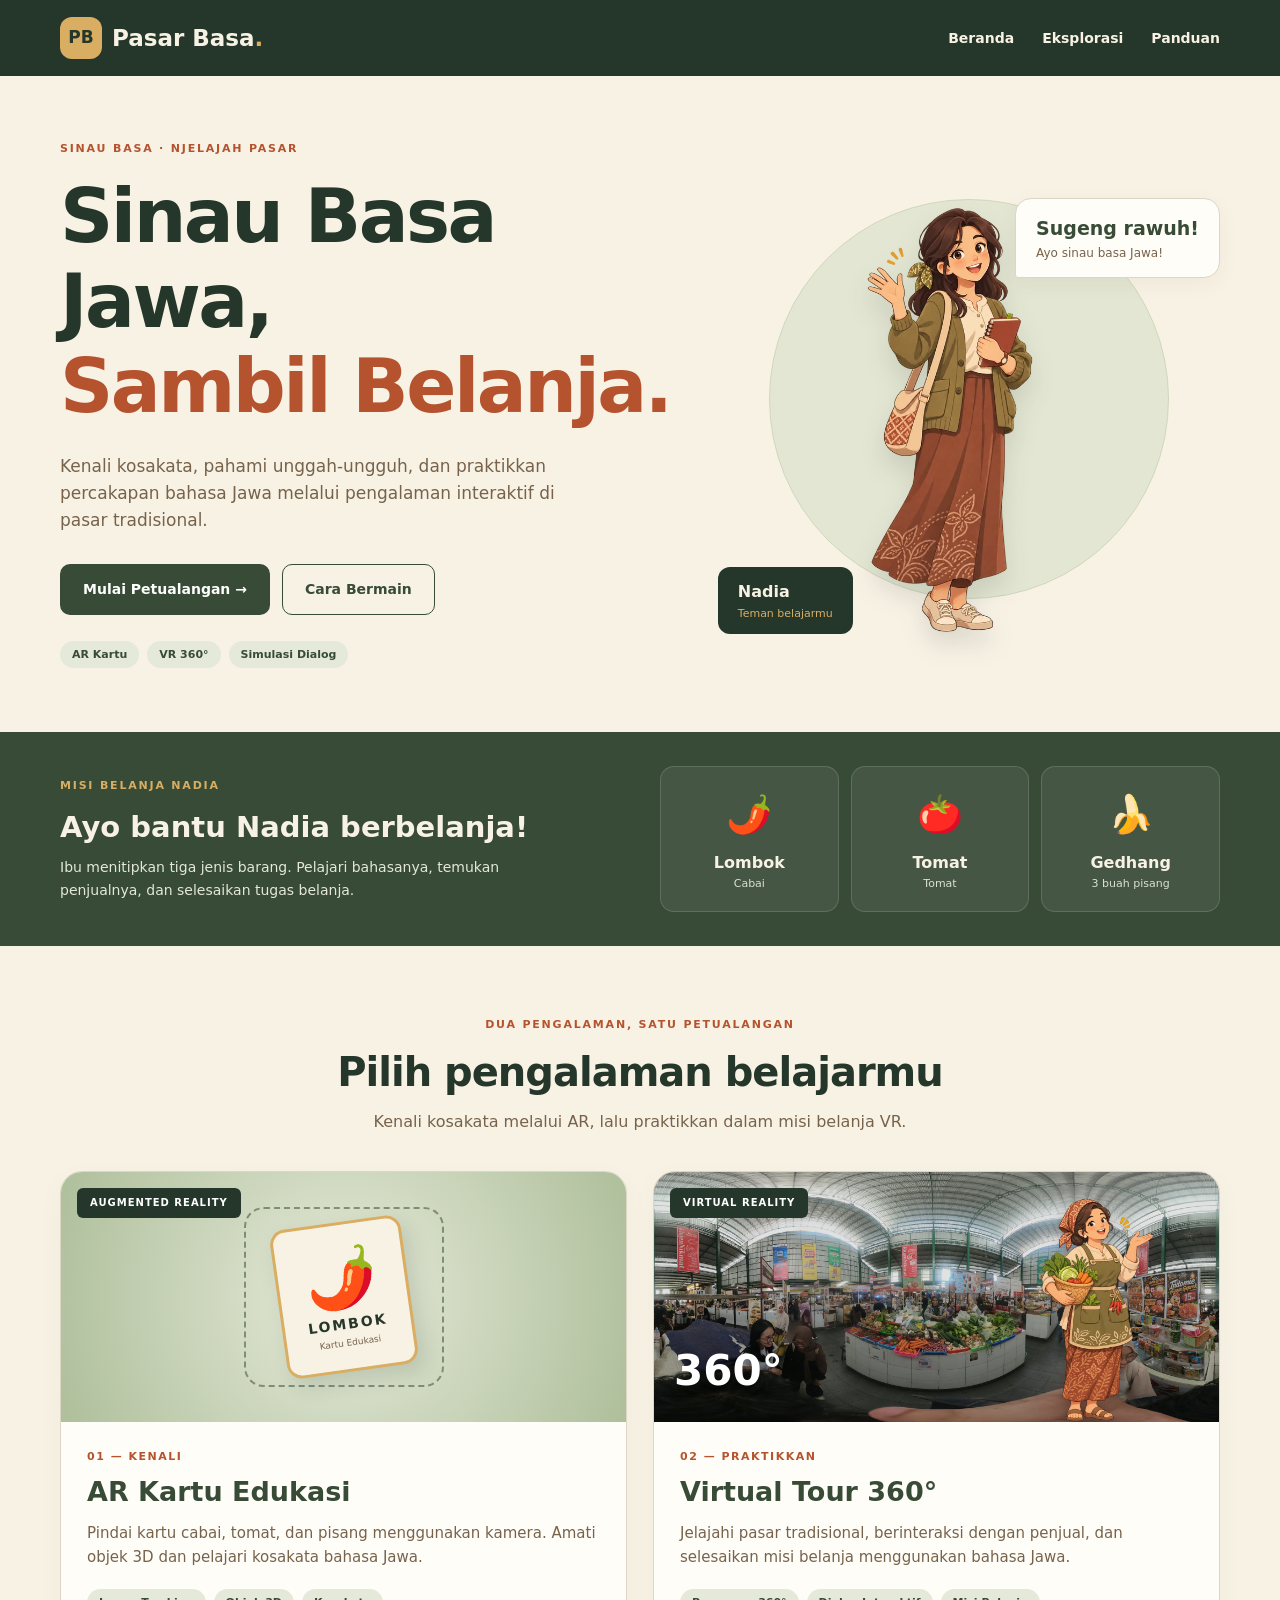
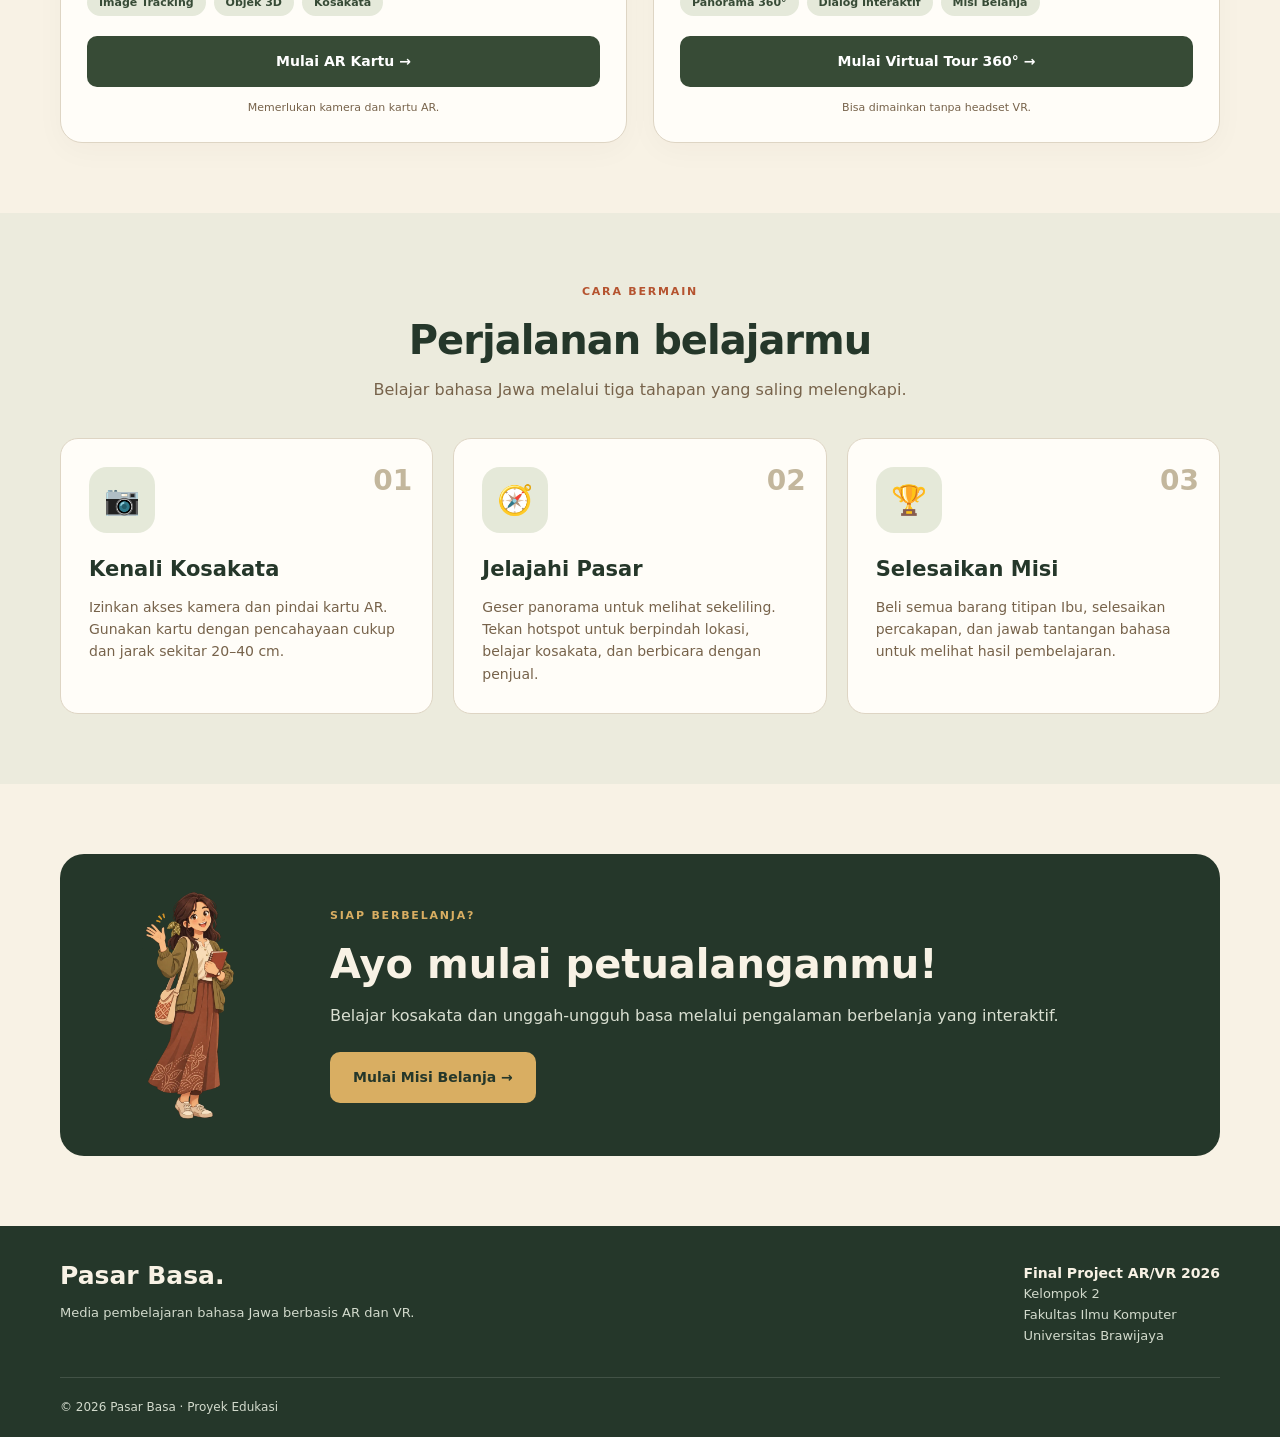
<file: index.html>
<!doctype html>
<html lang="id">
  <head>
    <meta charset="UTF-8" />
    <meta name="viewport" content="width=device-width, initial-scale=1.0" />

    <meta name="theme-color" content="#25372A" />

    <meta name="description" content="Pasar Basa, media pembelajaran bahasa Jawa melalui AR kartu dan Virtual Tour 360 derajat." />

    <title>Pasar Basa — Sinau Basa Jawa</title>

    <link rel="stylesheet" href="css/main.css" />
    <link rel="stylesheet" href="css/home-responsive.css" />
  </head>

  <body class="home-page">
    <!-- NAVIGASI -->
    <header class="navbar">
      <div class="container nav-inner">
        <a href="index.html" class="brand">
          <span class="brand-icon">PB</span>
          <span>Pasar Basa<span class="brand-dot">.</span></span>
        </a>

        <nav aria-label="Navigasi utama">
          <a href="#beranda">Beranda</a>
          <a href="#eksplorasi">Eksplorasi</a>
          <a href="#panduan">Panduan</a>
        </nav>
      </div>
    </header>

    <main>
      <!-- HERO -->
      <section class="hero" id="beranda">
        <div class="container hero-grid">
          <div class="hero-content">
            <div class="eyebrow">SINAU BASA · NJELAJAH PASAR</div>

            <h1>
              Sinau Basa Jawa,
              <span>Sambil Belanja.</span>
            </h1>

            <p class="hero-description">Kenali kosakata, pahami unggah-ungguh, dan praktikkan percakapan bahasa Jawa melalui pengalaman interaktif di pasar tradisional.</p>

            <div class="hero-actions">
              <a href="vr/index.html" class="btn btn-primary"> Mulai Petualangan → </a>

              <a href="#panduan" class="btn btn-outline"> Cara Bermain </a>
            </div>

            <div class="hero-features">
              <span>AR Kartu</span>
              <span>VR 360°</span>
              <span>Simulasi Dialog</span>
            </div>
          </div>

          <div class="hero-visual">
            <div class="character-circle"></div>

            <div class="speech-card">
              <strong>Sugeng rawuh!</strong>
              <span>Ayo sinau basa Jawa!</span>
            </div>

            <img class="nadia-hero" src="assets/nadia.webp" alt="Nadia, pemandu belajar Pasar Basa" fetchpriority="high" />

            <div class="character-name">
              <strong>Nadia</strong>
              <span>Teman belajarmu</span>
            </div>
          </div>
        </div>
      </section>

      <!-- MISI -->
      <section class="mission-section">
        <div class="container mission-inner">
          <div>
            <div class="eyebrow light">MISI BELANJA NADIA</div>

            <h2>Ayo bantu Nadia berbelanja!</h2>

            <p>Ibu menitipkan tiga jenis barang. Pelajari bahasanya, temukan penjualnya, dan selesaikan tugas belanja.</p>
          </div>

          <div class="shopping-items">
            <div class="shopping-item">
              <span aria-hidden="true">🌶️</span>
              <strong>Lombok</strong>
              <small>Cabai</small>
            </div>

            <div class="shopping-item">
              <span aria-hidden="true">🍅</span>
              <strong>Tomat</strong>
              <small>Tomat</small>
            </div>

            <div class="shopping-item">
              <span aria-hidden="true">🍌</span>
              <strong>Gedhang</strong>
              <small>3 buah pisang</small>
            </div>
          </div>
        </div>
      </section>

      <!-- PILIH MODUL -->
      <section class="section container" id="eksplorasi">
        <div class="section-heading">
          <div class="eyebrow">DUA PENGALAMAN, SATU PETUALANGAN</div>

          <h2>Pilih pengalaman belajarmu</h2>

          <p>Kenali kosakata melalui AR, lalu praktikkan dalam misi belanja VR.</p>
        </div>

        <div class="module-grid">
          <!-- AR -->
          <article class="module-card">
            <div class="module-image ar-visual">
              <span class="module-tag"> AUGMENTED REALITY </span>

              <div class="scan-decoration">
                <div class="flashcard">
                  <span aria-hidden="true">🌶️</span>
                  <strong>LOMBOK</strong>
                  <small>Kartu Edukasi</small>
                </div>
              </div>
            </div>

            <div class="module-content">
              <span class="module-number"> 01 — KENALI </span>

              <h3>AR Kartu Edukasi</h3>

              <p>Pindai kartu cabai, tomat, dan pisang menggunakan kamera. Amati objek 3D dan pelajari kosakata bahasa Jawa.</p>

              <div class="module-features">
                <span>Image Tracking</span>
                <span>Objek 3D</span>
                <span>Kosakata</span>
              </div>

              <a href="ar/index.html" class="btn btn-primary full"> Mulai AR Kartu → </a>

              <small class="module-note"> Memerlukan kamera dan kartu AR. </small>
            </div>
          </article>

          <!-- VR -->
          <article class="module-card">
            <div class="module-image vr-visual">
              <img src="assets/panorama/kios-sayur.jpg" alt="Panorama asli kios sayur Pasar Basa" loading="lazy" />

              <span class="module-tag"> VIRTUAL REALITY </span>

              <span class="degree-label">360°</span>

              <img class="seller-preview" src="assets/bu-sari.webp" alt="" loading="lazy" />
            </div>

            <div class="module-content">
              <span class="module-number"> 02 — PRAKTIKKAN </span>

              <h3>Virtual Tour 360°</h3>

              <p>Jelajahi pasar tradisional, berinteraksi dengan penjual, dan selesaikan misi belanja menggunakan bahasa Jawa.</p>

              <div class="module-features">
                <span>Panorama 360°</span>
                <span>Dialog Interaktif</span>
                <span>Misi Belanja</span>
              </div>

              <a href="vr/index.html" class="btn btn-primary full"> Mulai Virtual Tour 360° → </a>

              <small class="module-note"> Bisa dimainkan tanpa headset VR. </small>
            </div>
          </article>
        </div>
      </section>

      <!-- PANDUAN -->
      <section class="guide-section" id="panduan">
        <div class="container section">
          <div class="section-heading">
            <div class="eyebrow">CARA BERMAIN</div>

            <h2>Perjalanan belajarmu</h2>

            <p>Belajar bahasa Jawa melalui tiga tahapan yang saling melengkapi.</p>
          </div>

          <div class="steps-grid">
            <article class="step-card">
              <span class="step-number">01</span>

              <div class="step-icon" aria-hidden="true">📷</div>

              <h3>Kenali Kosakata</h3>

              <p>Izinkan akses kamera dan pindai kartu AR. Gunakan kartu dengan pencahayaan cukup dan jarak sekitar 20–40 cm.</p>
            </article>

            <article class="step-card">
              <span class="step-number">02</span>

              <div class="step-icon" aria-hidden="true">🧭</div>

              <h3>Jelajahi Pasar</h3>

              <p>Geser panorama untuk melihat sekeliling. Tekan hotspot untuk berpindah lokasi, belajar kosakata, dan berbicara dengan penjual.</p>
            </article>

            <article class="step-card">
              <span class="step-number">03</span>

              <div class="step-icon" aria-hidden="true">🏆</div>

              <h3>Selesaikan Misi</h3>

              <p>Beli semua barang titipan Ibu, selesaikan percakapan, dan jawab tantangan bahasa untuk melihat hasil pembelajaran.</p>
            </article>
          </div>
        </div>
      </section>

      <!-- PENUTUP -->
      <section class="container section">
        <div class="final-banner">
          <img src="assets/nadia.webp" alt="" loading="lazy" />

          <div>
            <div class="eyebrow light">SIAP BERBELANJA?</div>

            <h2>Ayo mulai petualanganmu!</h2>

            <p>Belajar kosakata dan unggah-ungguh basa melalui pengalaman berbelanja yang interaktif.</p>

            <a href="vr/index.html" class="btn btn-gold"> Mulai Misi Belanja → </a>
          </div>
        </div>
      </section>
    </main>

    <!-- FOOTER -->
    <footer class="footer">
      <div class="container footer-inner">
        <div>
          <h3>Pasar Basa.</h3>

          <p>Media pembelajaran bahasa Jawa berbasis AR dan VR.</p>
        </div>

        <div class="footer-info">
          <strong>Final Project AR/VR 2026</strong>
          <span>Kelompok 2</span>
          <span>Fakultas Ilmu Komputer</span>
          <span>Universitas Brawijaya</span>
        </div>
      </div>

      <div class="container copyright">© 2026 Pasar Basa · Proyek Edukasi</div>
    </footer>
  </body>
</html>
</file>
<file: css/main.css>
/* ===================================
   PASAR BASA - HOMEPAGE
   =================================== */

.home-page {
  --green: #374b36;
  --dark-green: #25372a;
  --cream: #f8f2e5;
  --gold: #d9ae62;
  --terracotta: #b5532f;
  --brown: #3b2a1a;
  --muted: #77634b;
  --border: #ded5c4;

  margin: 0;
  background: var(--cream);
  color: var(--brown);
  font-family:
    system-ui,
    -apple-system,
    BlinkMacSystemFont,
    "Segoe UI",
    sans-serif;
  line-height: 1.6;
}

.home-page *,
.home-page *::before,
.home-page *::after {
  box-sizing: border-box;
}

.home-page a {
  color: inherit;
  text-decoration: none;
}

.home-page img {
  display: block;
  max-width: 100%;
}

.home-page h1,
.home-page h2,
.home-page h3,
.home-page p {
  margin: 0;
}

.home-page h1,
.home-page h2,
.home-page h3 {
  line-height: 1.15;
}

.home-page .container {
  width: min(1160px, calc(100% - 48px));
  margin-inline: auto;
}

.home-page section[id] {
  scroll-margin-top: 90px;
}

/* NAVBAR */

.home-page .navbar {
  background: var(--dark-green);
  color: var(--cream);
}

.home-page .nav-inner {
  min-height: 76px;
  display: flex;
  align-items: center;
  justify-content: space-between;
  gap: 24px;
}

.home-page .brand {
  display: flex;
  align-items: center;
  gap: 10px;
  font-size: 23px;
  font-weight: 800;
}

.home-page .brand-icon {
  display: grid;
  place-items: center;
  width: 42px;
  height: 42px;
  border-radius: 12px;
  background: var(--gold);
  color: var(--dark-green);
  font-size: 17px;
}

.home-page .brand-dot {
  color: var(--gold);
}

.home-page nav {
  display: flex;
  align-items: center;
  gap: 28px;
  font-size: 14px;
  font-weight: 600;
}

.home-page nav a:hover {
  color: var(--gold);
}

/* HERO */

.home-page .hero {
  overflow: hidden;
  padding: 64px 0;
}

.home-page .hero-grid {
  display: grid;
  grid-template-columns: 1.1fr 0.9fr;
  align-items: center;
  gap: 44px;
}

.home-page .eyebrow {
  color: var(--terracotta);
  font-size: 11px;
  font-weight: 800;
  letter-spacing: 1.8px;
  margin-bottom: 16px;
}

.home-page .eyebrow.light {
  color: var(--gold);
}

.home-page .hero h1 {
  color: var(--dark-green);
  font-size: clamp(42px, 5.8vw, 74px);
  font-weight: 850;
  letter-spacing: -2.5px;
}

.home-page .hero h1 span {
  display: block;
  color: var(--terracotta);
}

.home-page .hero-description {
  color: var(--muted);
  max-width: 530px;
  font-size: 17px;
  margin-top: 24px;
}

.home-page .hero-actions {
  display: flex;
  flex-wrap: wrap;
  gap: 12px;
  margin-top: 30px;
}

.home-page .btn {
  display: inline-flex;
  align-items: center;
  justify-content: center;
  min-height: 48px;
  border: 1px solid transparent;
  padding: 13px 22px;
  border-radius: 10px;
  font-size: 14px;
  font-weight: 750;
  text-align: center;
  transition:
    background 0.2s,
    transform 0.2s;
}

.home-page .btn:hover {
  transform: translateY(-2px);
}

.home-page .btn-primary {
  background: var(--green);
  color: #fff;
}

.home-page .btn-primary:hover {
  background: var(--dark-green);
}

.home-page .btn-outline {
  border-color: var(--green);
  color: var(--green);
}

.home-page .btn-gold {
  background: var(--gold);
  color: var(--dark-green);
}

.home-page a:focus-visible {
  outline: 3px solid var(--terracotta);
  outline-offset: 4px;
}

.home-page .btn.full {
  width: 100%;
}

.home-page .hero-features,
.home-page .module-features {
  display: flex;
  flex-wrap: wrap;
  gap: 8px;
}

.home-page .hero-features {
  margin-top: 26px;
}

.home-page .hero-features span,
.home-page .module-features span {
  border-radius: 30px;
  padding: 5px 12px;
  background: #e5e9da;
  color: var(--green);
  font-size: 11px;
  font-weight: 650;
}

/* MASKOT NADIA */

.home-page .hero-visual {
  min-height: 460px;
  position: relative;
  display: flex;
  justify-content: center;
  align-items: flex-end;
}

.home-page .character-circle {
  position: absolute;
  width: 88%;
  aspect-ratio: 1;
  max-width: 400px;
  bottom: 35px;
  border-radius: 50%;
  background: #e3e6d2;
  border: 1px solid #d1d7bd;
}

.home-page .nadia-hero {
  position: relative;
  height: 430px;
  width: 90%;
  object-fit: contain;
  z-index: 2;
  filter: drop-shadow(0 14px 12px #25372a22);
}

.home-page .speech-card {
  position: absolute;
  top: 24px;
  right: 0;
  z-index: 3;
  display: flex;
  flex-direction: column;
  background: #fffdf8;
  padding: 14px 20px;
  border: 1px solid var(--border);
  border-radius: 16px 16px 16px 3px;
  box-shadow: 0 6px 22px #3b2a1a0d;
}

.home-page .speech-card strong {
  color: var(--green);
  font-size: 19px;
}

.home-page .speech-card span {
  color: var(--muted);
  font-size: 12px;
}

.home-page .character-name {
  position: absolute;
  z-index: 4;
  bottom: 0;
  left: 0;
  padding: 12px 20px;
  border-radius: 12px;
  background: var(--dark-green);
  color: var(--cream);
  display: flex;
  flex-direction: column;
}

.home-page .character-name span {
  color: var(--gold);
  font-size: 11px;
}

/* DAFTAR BELANJA */

.home-page .mission-section {
  padding: 34px 0;
  background: var(--green);
  color: var(--cream);
}

.home-page .mission-inner {
  display: grid;
  grid-template-columns: 1fr 1fr;
  align-items: center;
  gap: 40px;
}

.home-page .mission-inner h2 {
  font-size: 29px;
}

.home-page .mission-inner p {
  margin-top: 12px;
  color: #e4e7da;
  font-size: 14px;
  max-width: 480px;
}

.home-page .shopping-items {
  display: grid;
  grid-template-columns: repeat(3, 1fr);
  gap: 12px;
}

.home-page .shopping-item {
  text-align: center;
  background: #ffffff12;
  border: 1px solid #ffffff24;
  border-radius: 14px;
  padding: 18px 8px;
  display: flex;
  flex-direction: column;
}

.home-page .shopping-item > span {
  font-size: 37px;
  margin-bottom: 5px;
}

.home-page .shopping-item small {
  font-size: 11px;
  color: #d9e1cc;
}

/* SECTION */

.home-page .section {
  padding-block: 70px;
}

.home-page .section-heading {
  text-align: center;
  max-width: 650px;
  margin: 0 auto 36px;
}

.home-page .section-heading h2 {
  color: var(--dark-green);
  font-size: clamp(28px, 4vw, 40px);
  letter-spacing: -1px;
}

.home-page .section-heading p {
  margin-top: 14px;
  color: var(--muted);
}

/* MODUL AR DAN VR */

.home-page .module-grid {
  display: grid;
  grid-template-columns: repeat(2, minmax(0, 1fr));
  gap: 26px;
}

.home-page .module-card {
  border: 1px solid var(--border);
  background: #fffdf8;
  border-radius: 22px;
  overflow: hidden;
  display: flex;
  flex-direction: column;
  box-shadow: 0 8px 30px #3b2a1a08;
}

.home-page .module-image {
  height: 250px;
  overflow: hidden;
  position: relative;
}

.home-page .module-image > img:not(.seller-preview) {
  height: 100%;
  width: 100%;
  object-fit: cover;
}

.home-page .module-tag {
  position: absolute;
  z-index: 3;
  top: 16px;
  left: 16px;
  padding: 7px 13px;
  background: var(--dark-green);
  color: white;
  border-radius: 6px;
  font-size: 10px;
  font-weight: 750;
  letter-spacing: 1px;
}

.home-page .vr-visual {
  background: var(--dark-green);
}

.home-page .vr-visual::after {
  content: "";
  position: absolute;
  inset: 0;
  background: #25372a25;
}

.home-page .seller-preview {
  position: absolute;
  right: 14px;
  bottom: 0;
  height: 90%;
  width: 38%;
  object-fit: contain;
  object-position: bottom;
  z-index: 2;
  filter: drop-shadow(0 5px 6px #0003);
}

.home-page .degree-label {
  position: absolute;
  z-index: 3;
  bottom: 18px;
  left: 20px;
  color: white;
  font-size: 42px;
  font-weight: 800;
  text-shadow: 0 2px 8px #0006;
}

/* ILUSTRASI AR */

.home-page .ar-visual {
  display: grid;
  place-items: center;
  background: radial-gradient(circle, #e6ead9, #aebf9b);
}

.home-page .scan-decoration {
  width: 200px;
  height: 180px;
  border: 2px dashed #374b3688;
  border-radius: 20px;
  display: grid;
  place-items: center;
}

.home-page .flashcard {
  background: var(--cream);
  border: 3px solid var(--gold);
  border-radius: 15px;
  width: 132px;
  height: 150px;
  transform: rotate(-8deg);
  display: flex;
  flex-direction: column;
  align-items: center;
  justify-content: center;
  color: var(--dark-green);
  box-shadow: 6px 10px 20px #25372a25;
}

.home-page .flashcard > span {
  font-size: 58px;
  line-height: 1.2;
}

.home-page .flashcard strong {
  letter-spacing: 2px;
  font-size: 14px;
}

.home-page .flashcard small {
  color: var(--muted);
  font-size: 9px;
}

.home-page .module-content {
  padding: 26px;
  flex: 1;
  display: flex;
  flex-direction: column;
}

.home-page .module-number {
  color: var(--terracotta);
  font-size: 11px;
  font-weight: 800;
  letter-spacing: 1.5px;
}

.home-page .module-content h3 {
  margin-top: 10px;
  color: var(--green);
  font-size: 27px;
}

.home-page .module-content p {
  color: var(--muted);
  font-size: 15px;
  margin-top: 14px;
}

.home-page .module-features {
  margin: 20px 0;
}

.home-page .module-content .btn {
  margin-top: auto;
}

.home-page .module-note {
  color: var(--muted);
  font-size: 11px;
  text-align: center;
  margin-top: 12px;
}

/* PANDUAN */

.home-page .guide-section {
  background: #ecebdd;
}

.home-page .steps-grid {
  display: grid;
  grid-template-columns: repeat(3, 1fr);
  gap: 20px;
}

.home-page .step-card {
  position: relative;
  background: #fffdf8;
  padding: 28px;
  border: 1px solid var(--border);
  border-radius: 18px;
}

.home-page .step-number {
  position: absolute;
  top: 20px;
  right: 20px;
  font-size: 28px;
  font-weight: 800;
  color: #c3b79d;
}

.home-page .step-icon {
  width: 66px;
  height: 66px;
  background: #e5e9d9;
  border-radius: 18px;
  display: grid;
  place-items: center;
  font-size: 29px;
  margin-bottom: 24px;
}

.home-page .step-card h3 {
  font-size: 21px;
  color: var(--dark-green);
  margin-bottom: 14px;
}

.home-page .step-card p {
  color: var(--muted);
  font-size: 14px;
}

/* BANNER PENUTUP */

.home-page .final-banner {
  display: flex;
  align-items: center;
  gap: 40px;
  padding: 36px 50px;
  background: var(--dark-green);
  color: var(--cream);
  border-radius: 24px;
}

.home-page .final-banner img {
  width: 180px;
  height: 230px;
  object-fit: contain;
}

.home-page .final-banner h2 {
  font-size: clamp(27px, 4vw, 40px);
}

.home-page .final-banner p {
  color: #d9dfd1;
  margin: 16px 0 24px;
}

/* FOOTER */

.home-page .footer {
  background: var(--dark-green);
  color: var(--cream);
  padding-top: 36px;
}

.home-page .footer-inner {
  display: flex;
  justify-content: space-between;
  gap: 30px;
  padding-bottom: 30px;
}

.home-page .footer h3 {
  font-size: 25px;
  margin-bottom: 12px;
}

.home-page .footer p,
.home-page .footer-info span {
  color: #d2dacc;
  font-size: 13px;
}

.home-page .footer-info {
  display: flex;
  flex-direction: column;
  font-size: 14px;
}

.home-page .copyright {
  border-top: 1px solid #ffffff22;
  padding: 20px 0;
  font-size: 12px;
  color: #d2dacc;
}

/* RESPONSIVE TABLET */

@media (max-width: 900px) {
  .home-page .hero-grid {
    gap: 20px;
  }

  .home-page .hero-visual {
    min-height: 380px;
  }

  .home-page .nadia-hero {
    height: 350px;
  }

  .home-page .steps-grid {
    gap: 12px;
  }

  .home-page .step-card {
    padding: 20px;
  }
}

/* RESPONSIVE MOBILE */

@media (max-width: 680px) {
  .home-page .container {
    width: calc(100% - 32px);
  }

  .home-page .nav-inner {
    min-height: 65px;
    flex-wrap: wrap;
    gap: 10px;
    padding-block: 10px;
  }

  .home-page .brand {
    font-size: 20px;
  }

  .home-page .brand-icon {
    width: 34px;
    height: 34px;
  }

  .home-page nav {
    gap: 14px;
    font-size: 11px;
  }

  .home-page .hero {
    padding: 40px 0 28px;
  }

  .home-page .hero-grid,
  .home-page .mission-inner,
  .home-page .module-grid,
  .home-page .steps-grid {
    grid-template-columns: minmax(0, 1fr);
  }

  .home-page .hero h1 {
    font-size: clamp(36px, 9vw, 48px);
    letter-spacing: -1.5px;
  }

  .home-page .hero-description {
    font-size: 15px;
    margin-top: 16px;
  }

  .home-page .hero-actions {
    margin-top: 22px;
  }

  .home-page .hero-actions .btn {
    flex: 1 1 145px;
  }

  .home-page .hero-visual {
    min-height: 340px;
  }

  .home-page .nadia-hero {
    height: 320px;
  }

  .home-page .character-circle {
    max-width: 280px;
    bottom: 20px;
  }

  .home-page .speech-card {
    top: 15px;
    padding: 10px 14px;
  }

  .home-page .speech-card strong {
    font-size: 15px;
  }

  .home-page .mission-inner {
    gap: 22px;
  }

  .home-page .shopping-items {
    gap: 8px;
  }

  .home-page .shopping-item {
    padding: 12px 4px;
  }

  .home-page .section {
    padding-block: 44px;
  }

  .home-page .module-image {
    height: 210px;
  }

  .home-page .module-content {
    padding: 22px;
  }

  .home-page .final-banner {
    flex-direction: column;
    text-align: center;
    padding: 24px;
    gap: 16px;
  }

  .home-page .final-banner img {
    height: 180px;
    width: 150px;
  }

  .home-page .footer-inner {
    flex-direction: column;
  }
}

/* ACCESSIBILITY */

@media (prefers-reduced-motion: reduce) {
  .home-page *,
  .home-page *::before,
  .home-page *::after {
    animation: none !important;
    transition: none !important;
  }

  .home-page .btn:hover {
    transform: none;
  }
}
</file>
<file: css/home-responsive.css>
/* Pasar Basa — responsive overrides for the original homepage.
   Load AFTER css/main.css. Desktop (>900px) is unchanged. */
@media (max-width: 900px) {
  .home-page .container {
    width: calc(100% - 40px);
    max-width: 740px;
    margin-inline: auto;
    box-sizing: border-box;
  }
  .home-page .nav-inner { display: flex; align-items: center; justify-content: space-between; gap: 16px; }
  .home-page .navbar nav { display: flex; flex-wrap: wrap; align-items: center; gap: 12px 20px; }
  .home-page .navbar nav a { display: inline-flex; align-items: center; min-height: 44px; }
  .home-page .hero { padding-block: 48px 36px; min-height: 0; }
  .home-page .hero-grid,
  .home-page .mission-inner { display: grid; grid-template-columns: minmax(0, 1fr); gap: 28px; align-items: center; }
  .home-page .hero-content,
  .home-page .module-content,
  .home-page .step-card,
  .home-page .mission-inner > *,
  .home-page .footer-inner > * { min-width: 0; }
  .home-page .hero h1 { font-size: clamp(36px, 6.5vw, 62px); line-height: 1.14; letter-spacing: -0.035em; margin-bottom: 18px; }
  .home-page .hero h1 span { display: block; }
  .home-page .hero-description { font-size: 16px; line-height: 1.7; max-width: 100%; }
  .home-page .hero-actions, .home-page .hero-features, .home-page .module-features { display: flex; flex-wrap: wrap; gap: 10px; }
  .home-page .btn { box-sizing: border-box; min-height: 48px; white-space: normal; text-align: center; }
  .home-page .hero-visual {
    position: relative; isolation: isolate; width: 100%; max-width: 440px;
    height: 400px; min-height: 0; margin-inline: auto; overflow: visible;
  }
  .home-page .character-circle {
    position: absolute; z-index: 0; inset: auto; top: 50%; left: 50%;
    width: 83%; height: auto; aspect-ratio: 1; transform: translate(-50%, -50%);
  }
  .home-page .nadia-hero {
    position: absolute; z-index: 1; inset: auto; bottom: 0; left: 50%;
    height: 94%; width: auto; max-width: 90%; max-height: none;
    transform: translateX(-50%); object-fit: contain;
  }
  .home-page .speech-card { position: absolute; z-index: 2; inset: auto; top: 12px; right: 0; max-width: 46%; box-sizing: border-box; transform: none; }
  .home-page .character-name { position: absolute; z-index: 2; inset: auto; bottom: 12px; left: 0; max-width: 43%; box-sizing: border-box; transform: none; }
  .home-page .mission-section { padding-block: 36px; }
  .home-page .shopping-items { display: grid; grid-template-columns: repeat(3, minmax(0, 1fr)); gap: 12px; }
  .home-page .shopping-item { min-width: 0; box-sizing: border-box; text-align: center; }
  .home-page .section { padding-block: 44px; }
  .home-page .section-heading h2, .home-page .mission-inner h2, .home-page .final-banner h2 { font-size: clamp(25px, 4.4vw, 38px); line-height: 1.2; }
  .home-page .module-grid { display: grid; grid-template-columns: repeat(2, minmax(0, 1fr)); gap: 20px; }
  .home-page .module-card { min-width: 0; }
  .home-page .module-image { height: 220px; min-height: 0; overflow: hidden; }
  .home-page .vr-visual > img:not(.seller-preview) { width: 100%; height: 100%; object-fit: cover; }
  .home-page .seller-preview { max-width: 42%; max-height: 80%; object-fit: contain; }
  .home-page .steps-grid { display: grid; grid-template-columns: repeat(2, minmax(0, 1fr)); gap: 16px; }
  .home-page .final-banner { min-height: 0; }
  .home-page .footer-inner { display: grid; grid-template-columns: minmax(0, 1fr) minmax(0, 1fr); gap: 24px; }
}
@media (max-width: 600px) {
  .home-page .container { width: calc(100% - 32px); }
  .home-page .navbar { padding-block: 8px; }
  .home-page .nav-inner { flex-wrap: wrap; gap: 2px 12px; }
  .home-page .brand { min-height: 44px; font-size: 20px; }
  .home-page .brand-icon { width: 36px; height: 36px; font-size: 14px; }
  .home-page .navbar nav { width: 100%; justify-content: flex-start; gap: 0 20px; }
  .home-page .navbar nav a { font-size: 14px; }
  .home-page .hero { padding-block: 30px 26px; }
  .home-page .hero-grid { gap: 20px; }
  .home-page .hero h1 { font-size: clamp(32px, 8.5vw, 46px); }
  .home-page .eyebrow { font-size: 11px; line-height: 1.5; letter-spacing: .07em; }
  .home-page .hero-actions { display: grid; grid-template-columns: minmax(0, 1fr); }
  .home-page .hero-actions .btn, .home-page .module-content .btn.full { width: 100%; }
  .home-page .hero-features { gap: 6px; }
  .home-page .hero-features span, .home-page .module-features span { font-size: 12px; }
  .home-page .hero-visual { height: clamp(280px, 88vw, 365px); max-width: 370px; }
  .home-page .speech-card, .home-page .character-name { padding: 10px 12px; }
  .home-page .speech-card strong, .home-page .character-name strong { font-size: 15px; }
  .home-page .speech-card span, .home-page .character-name span { font-size: 11px; line-height: 1.4; }
  .home-page .shopping-items { gap: 8px; }
  .home-page .shopping-item { padding: 12px 4px; }
  .home-page .shopping-item > span { font-size: 30px; line-height: 1.25; }
  .home-page .shopping-item strong { font-size: 14px; }
  .home-page .shopping-item small { font-size: 11px; white-space: normal; }
  .home-page .module-grid, .home-page .steps-grid, .home-page .footer-inner { grid-template-columns: minmax(0, 1fr); }
  .home-page .module-image { height: 210px; }
  .home-page .module-content, .home-page .step-card { padding: 20px; }
  .home-page .section { padding-block: 36px; }
  .home-page .final-banner { display: flex; flex-direction: column; align-items: center; text-align: center; padding: 24px 18px; gap: 12px; overflow: hidden; }
  .home-page .final-banner > img { position: static; width: auto; height: 190px; max-width: 100%; object-fit: contain; transform: none; margin: 0; }
  .home-page .final-banner > div { min-width: 0; width: 100%; }
  .home-page .final-banner .btn { width: 100%; }
  .home-page .footer-info { align-items: flex-start; text-align: left; }
}
@media (max-width: 360px) {
  .home-page .container { width: calc(100% - 24px); }
  .home-page .hero h1 { font-size: 30px; }
  .home-page .navbar nav { gap: 0 14px; }
  .home-page .speech-card, .home-page .character-name { padding: 8px; }
  .home-page .shopping-item strong { font-size: 13px; }
  .home-page .module-content, .home-page .step-card { padding: 16px; }
}
/* Short landscape screens: avoid an unnecessarily tall hero illustration. */
@media (max-width: 900px) and (orientation: landscape) and (max-height: 480px) {
  .home-page .hero-visual { height: 300px; }
}
</file>
